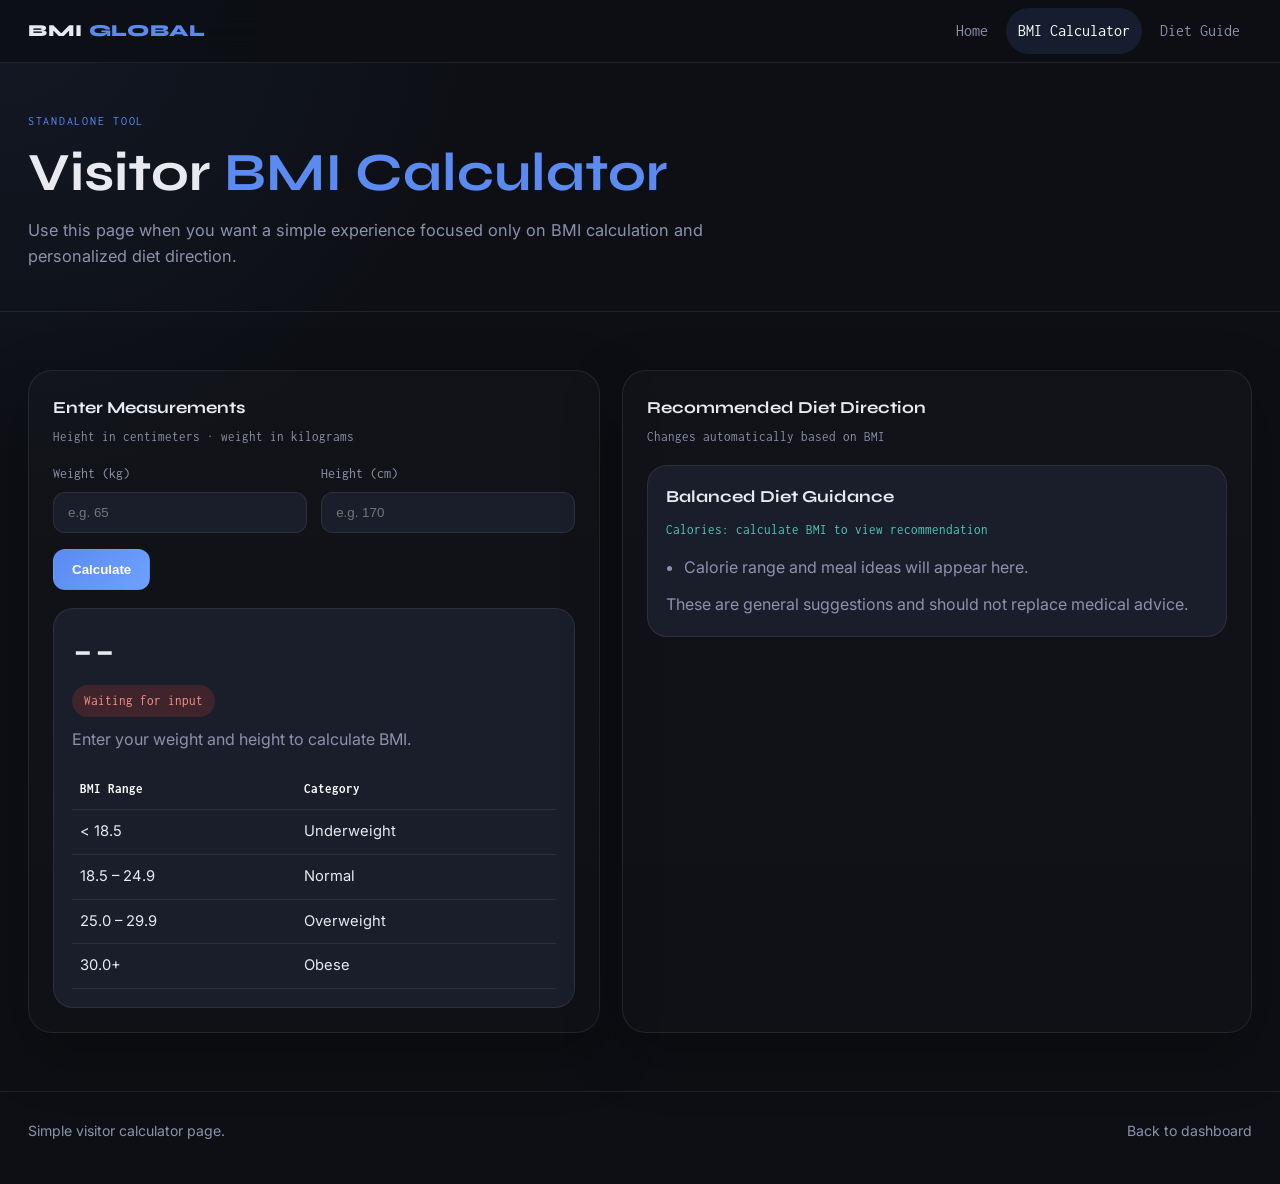
<file: bmi-calculator.html>
<!DOCTYPE html>
<html lang="en">
<head>
  <meta charset="UTF-8" />
  <meta name="viewport" content="width=device-width, initial-scale=1.0" />
  <title>BMI Calculator</title>
  <link rel="stylesheet" href="styles.css" />
</head>
<body>
  <nav>
    <div class="nav-inner">
      <a class="brand" href="index.html">BMI <span>GLOBAL</span></a>
      <div class="nav-links">
        <a href="index.html">Home</a>
        <a class="active" href="bmi-calculator.html">BMI Calculator</a>
        <a href="diet-guide.html">Diet Guide</a>
      </div>
    </div>
  </nav>

  <section class="hero" style="padding-top:48px;">
    <div class="container">
      <div class="eyebrow">Standalone Tool</div>
      <h1 style="font-size:clamp(2.2rem,4.2vw,4rem);">Visitor <span style="color:var(--accent)">BMI Calculator</span></h1>
      <p class="muted" style="max-width:720px; margin-top:14px;">Use this page when you want a simple experience focused only on BMI calculation and personalized diet direction.</p>
    </div>
  </section>

  <section class="section">
    <div class="container bmi-grid">
      <div class="card">
        <h3>Enter Measurements</h3>
        <div class="card-sub">Height in centimeters · weight in kilograms</div>
        <form id="bmiForm">
          <div class="form-grid">
            <div class="form-group">
              <label for="visitorWeight">Weight (kg)</label>
              <input type="number" id="visitorWeight" placeholder="e.g. 65" min="1" step="0.1" />
            </div>
            <div class="form-group">
              <label for="visitorHeight">Height (cm)</label>
              <input type="number" id="visitorHeight" placeholder="e.g. 170" min="1" step="0.1" />
            </div>
          </div>
          <div style="margin-top:16px;"><button class="btn primary" type="submit">Calculate</button></div>
        </form>

        <div class="result-panel">
          <div class="bmi-score" id="bmiScore">--</div>
          <div class="badge obese" id="bmiBadge">Waiting for input</div>
          <p class="note" id="bmiMessage">Enter your weight and height to calculate BMI.</p>
          <table class="table">
            <thead><tr><th>BMI Range</th><th>Category</th></tr></thead>
            <tbody>
              <tr><td>&lt; 18.5</td><td>Underweight</td></tr>
              <tr><td>18.5 – 24.9</td><td>Normal</td></tr>
              <tr><td>25.0 – 29.9</td><td>Overweight</td></tr>
              <tr><td>30.0+</td><td>Obese</td></tr>
            </tbody>
          </table>
        </div>
      </div>

      <div class="card">
        <h3>Recommended Diet Direction</h3>
        <div class="card-sub">Changes automatically based on BMI</div>
        <div class="diet-panel">
          <h3 id="dietTitle">Balanced Diet Guidance</h3>
          <div class="kcal" id="dietCalories">Calories: calculate BMI to view recommendation</div>
          <ul class="diet-list" id="dietList">
            <li>Calorie range and meal ideas will appear here.</li>
          </ul>
          <p class="note" id="dietNote" style="margin-top:12px;">These are general suggestions and should not replace medical advice.</p>
        </div>
      </div>
    </div>
  </section>

  <footer class="footer">
    <div class="container">
      <span>Simple visitor calculator page.</span>
      <span><a href="index.html">Back to dashboard</a></span>
    </div>
  </footer>

  <script src="script.js"></script>
</body>
</html>
</file>
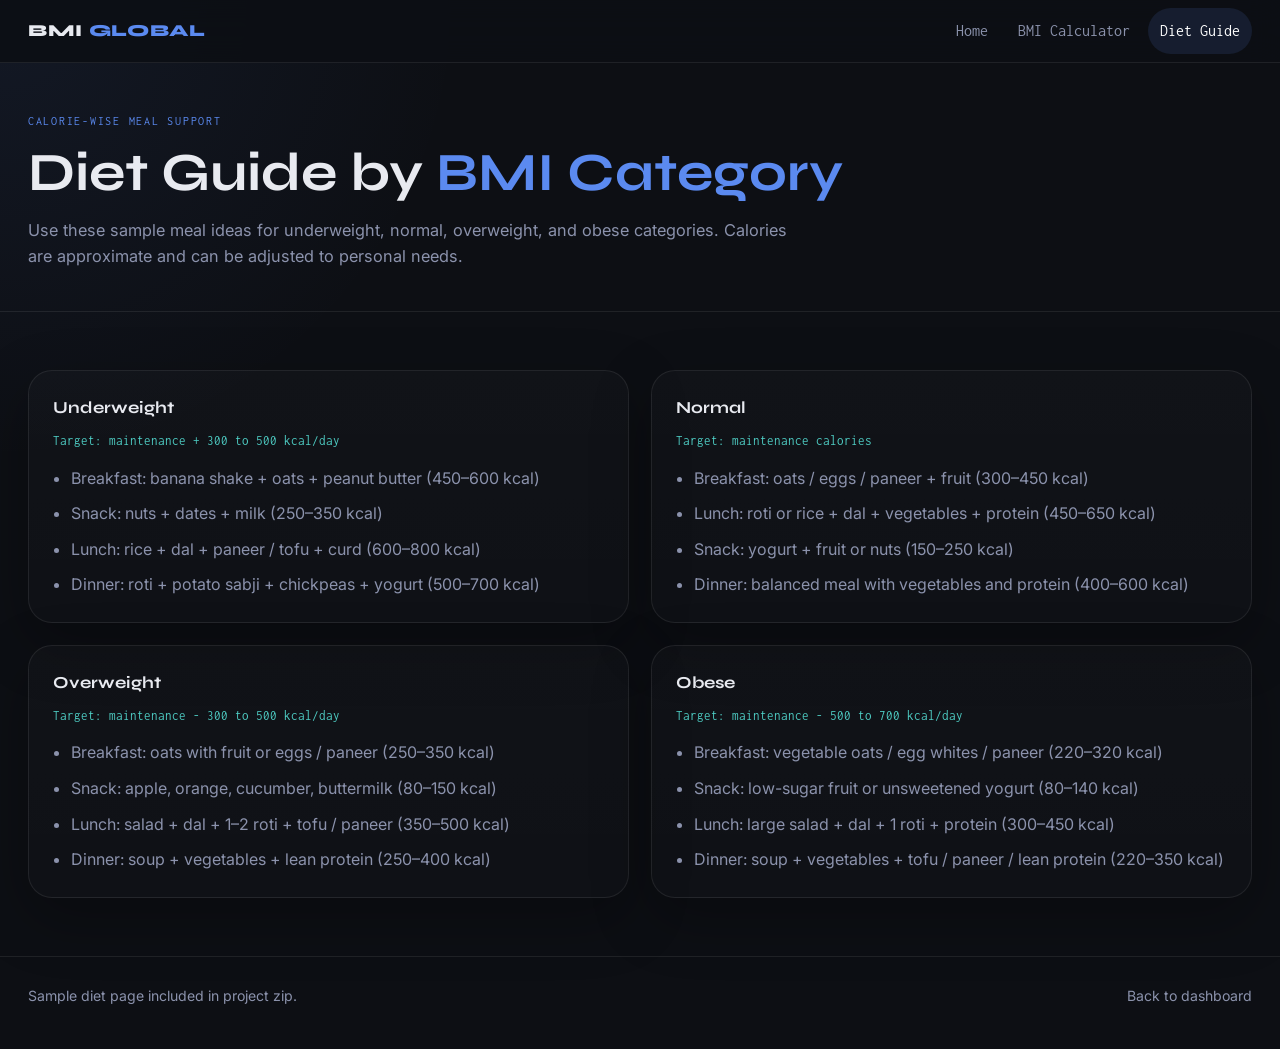
<file: diet-guide.html>
<!DOCTYPE html>
<html lang="en">
<head>
  <meta charset="UTF-8" />
  <meta name="viewport" content="width=device-width, initial-scale=1.0" />
  <title>Diet Guide by BMI Category</title>
  <link rel="stylesheet" href="styles.css" />
</head>
<body>
  <nav>
    <div class="nav-inner">
      <a class="brand" href="index.html">BMI <span>GLOBAL</span></a>
      <div class="nav-links">
        <a href="index.html">Home</a>
        <a href="bmi-calculator.html">BMI Calculator</a>
        <a class="active" href="diet-guide.html">Diet Guide</a>
      </div>
    </div>
  </nav>

  <section class="hero" style="padding-top:48px;">
    <div class="container">
      <div class="eyebrow">Calorie-wise meal support</div>
      <h1 style="font-size:clamp(2.2rem,4.2vw,4rem);">Diet Guide by <span style="color:var(--accent)">BMI Category</span></h1>
      <p class="muted" style="max-width:780px; margin-top:14px;">Use these sample meal ideas for underweight, normal, overweight, and obese categories. Calories are approximate and can be adjusted to personal needs.</p>
    </div>
  </section>

  <section class="section">
    <div class="container grid-2">
      <div class="card">
        <h3>Underweight</h3>
        <div class="kcal">Target: maintenance + 300 to 500 kcal/day</div>
        <ul class="diet-list">
          <li>Breakfast: banana shake + oats + peanut butter (450–600 kcal)</li>
          <li>Snack: nuts + dates + milk (250–350 kcal)</li>
          <li>Lunch: rice + dal + paneer / tofu + curd (600–800 kcal)</li>
          <li>Dinner: roti + potato sabji + chickpeas + yogurt (500–700 kcal)</li>
        </ul>
      </div>
      <div class="card">
        <h3>Normal</h3>
        <div class="kcal">Target: maintenance calories</div>
        <ul class="diet-list">
          <li>Breakfast: oats / eggs / paneer + fruit (300–450 kcal)</li>
          <li>Lunch: roti or rice + dal + vegetables + protein (450–650 kcal)</li>
          <li>Snack: yogurt + fruit or nuts (150–250 kcal)</li>
          <li>Dinner: balanced meal with vegetables and protein (400–600 kcal)</li>
        </ul>
      </div>
      <div class="card">
        <h3>Overweight</h3>
        <div class="kcal">Target: maintenance - 300 to 500 kcal/day</div>
        <ul class="diet-list">
          <li>Breakfast: oats with fruit or eggs / paneer (250–350 kcal)</li>
          <li>Snack: apple, orange, cucumber, buttermilk (80–150 kcal)</li>
          <li>Lunch: salad + dal + 1–2 roti + tofu / paneer (350–500 kcal)</li>
          <li>Dinner: soup + vegetables + lean protein (250–400 kcal)</li>
        </ul>
      </div>
      <div class="card">
        <h3>Obese</h3>
        <div class="kcal">Target: maintenance - 500 to 700 kcal/day</div>
        <ul class="diet-list">
          <li>Breakfast: vegetable oats / egg whites / paneer (220–320 kcal)</li>
          <li>Snack: low-sugar fruit or unsweetened yogurt (80–140 kcal)</li>
          <li>Lunch: large salad + dal + 1 roti + protein (300–450 kcal)</li>
          <li>Dinner: soup + vegetables + tofu / paneer / lean protein (220–350 kcal)</li>
        </ul>
      </div>
    </div>
  </section>

  <footer class="footer">
    <div class="container">
      <span>Sample diet page included in project zip.</span>
      <span><a href="index.html">Back to dashboard</a></span>
    </div>
  </footer>
</body>
</html>
</file>
<file: styles.css>
@import url('https://fonts.googleapis.com/css2?family=Syne:wght@400;600;700;800&family=Inconsolata:wght@400;500&family=Inter:wght@300;400;500;600&display=swap');

:root {
  --bg: #0d0f14;
  --surface: #13161e;
  --surface2: #1a1e2a;
  --surface3: #202536;
  --border: rgba(255,255,255,0.08);
  --text: #e8eaf0;
  --muted: #8b92ac;
  --accent: #5b8af0;
  --accent2: #e05c7a;
  --accent3: #4ecdc4;
  --accent4: #f7b731;
  --accent5: #a29bfe;
  --success: #35c759;
  --warning: #ff9f0a;
  --danger: #ff453a;
  --shadow: 0 20px 60px rgba(0,0,0,0.28);
}

* { box-sizing: border-box; margin: 0; padding: 0; }
html { scroll-behavior: smooth; }
body {
  background: radial-gradient(circle at top left, rgba(91,138,240,0.08), transparent 28%), var(--bg);
  color: var(--text);
  font-family: 'Inter', sans-serif;
  line-height: 1.6;
  min-height: 100vh;
}

a { color: inherit; text-decoration: none; }
img { max-width: 100%; display: block; }

nav {
  position: sticky;
  top: 0;
  z-index: 1000;
  backdrop-filter: blur(16px);
  background: rgba(13,15,20,0.9);
  border-bottom: 1px solid var(--border);
}
.nav-inner {
  max-width: 1280px;
  margin: 0 auto;
  padding: 0 28px;
  min-height: 62px;
  display: flex;
  align-items: center;
  justify-content: space-between;
  gap: 18px;
}
.brand {
  font-family: 'Syne', sans-serif;
  font-size: 1.05rem;
  font-weight: 800;
  letter-spacing: .04em;
}
.brand span { color: var(--accent); }
.nav-links {
  display: flex;
  gap: 6px;
  flex-wrap: wrap;
}
.nav-links a {
  font-family: 'Inconsolata', monospace;
  color: var(--muted);
  padding: 10px 12px;
  border-radius: 999px;
  transition: .25s ease;
}
.nav-links a:hover,
.nav-links a.active {
  color: #fff;
  background: rgba(91,138,240,0.12);
}

.container {
  max-width: 1280px;
  margin: 0 auto;
  padding: 0 28px;
}

.hero {
  padding: 72px 0 42px;
  border-bottom: 1px solid var(--border);
}
.eyebrow {
  color: var(--accent);
  font-family: 'Inconsolata', monospace;
  text-transform: uppercase;
  letter-spacing: .14em;
  font-size: .78rem;
  margin-bottom: 16px;
}
.hero-grid {
  display: grid;
  grid-template-columns: 1.25fr .9fr;
  gap: 32px;
  align-items: center;
}
.hero h1 {
  font-family: 'Syne', sans-serif;
  font-size: clamp(2.5rem, 5vw, 4.8rem);
  line-height: .97;
  margin-bottom: 18px;
}
.hero h1 span { color: var(--accent); }
.hero p {
  color: var(--muted);
  max-width: 720px;
  font-size: 1.02rem;
}
.hero-actions {
  display: flex;
  gap: 12px;
  margin-top: 28px;
  flex-wrap: wrap;
}
.btn {
  border: 1px solid var(--border);
  background: var(--surface);
  color: var(--text);
  padding: 12px 18px;
  border-radius: 12px;
  display: inline-flex;
  align-items: center;
  gap: 10px;
  cursor: pointer;
  transition: .25s ease;
  font-weight: 600;
}
.btn:hover { transform: translateY(-2px); box-shadow: var(--shadow); }
.btn.primary { background: linear-gradient(135deg, var(--accent), #6ea1ff); color: white; border-color: transparent; }
.btn.ghost { background: transparent; }

.hero-card {
  background: linear-gradient(180deg, rgba(91,138,240,0.12), rgba(91,138,240,0.03));
  border: 1px solid rgba(91,138,240,0.16);
  border-radius: 28px;
  padding: 28px;
  box-shadow: var(--shadow);
  animation: floatY 5.6s ease-in-out infinite;
}
.hero-stats {
  display: grid;
  grid-template-columns: repeat(2, 1fr);
  gap: 16px;
}
.metric {
  background: rgba(255,255,255,0.03);
  border: 1px solid var(--border);
  border-radius: 18px;
  padding: 16px;
}
.metric strong {
  display: block;
  font-family: 'Syne', sans-serif;
  font-size: 1.9rem;
  margin-bottom: 6px;
}
.metric span {
  display: block;
  color: var(--muted);
  font-size: .86rem;
  font-family: 'Inconsolata', monospace;
}

.section {
  padding: 58px 0;
  border-bottom: 1px solid var(--border);
}
.section-head {
  display: flex;
  justify-content: space-between;
  align-items: end;
  gap: 18px;
  flex-wrap: wrap;
  margin-bottom: 26px;
}
.section-head h2 {
  font-family: 'Syne', sans-serif;
  font-size: 1.9rem;
}
.section-head p {
  color: var(--muted);
}
.tag {
  color: var(--accent);
  border: 1px solid rgba(91,138,240,0.18);
  background: rgba(91,138,240,0.08);
  padding: 6px 10px;
  border-radius: 999px;
  font-size: .76rem;
  font-family: 'Inconsolata', monospace;
  letter-spacing: .08em;
  text-transform: uppercase;
}

.grid-2 { display: grid; grid-template-columns: repeat(2, minmax(0,1fr)); gap: 22px; }
.grid-3 { display: grid; grid-template-columns: repeat(3, minmax(0,1fr)); gap: 22px; }

.card {
  background: linear-gradient(180deg, rgba(255,255,255,0.02), rgba(255,255,255,0.01));
  border: 1px solid var(--border);
  border-radius: 24px;
  padding: 24px;
  box-shadow: var(--shadow);
}
.card h3 {
  font-family: 'Syne', sans-serif;
  font-size: 1.05rem;
  margin-bottom: 4px;
}
.card-sub {
  color: var(--muted);
  font-family: 'Inconsolata', monospace;
  font-size: .82rem;
  margin-bottom: 16px;
}
.chart-wrap { min-height: 320px; }

.bar-chart { display: grid; gap: 14px; margin-top: 10px; }
.bar-row { display: grid; grid-template-columns: 140px 1fr 54px; gap: 10px; align-items: center; }
.bar-label, .bar-val {
  font-family: 'Inconsolata', monospace;
  font-size: .88rem;
}
.bar-label { color: var(--muted); }
.bar-track {
  height: 12px;
  background: var(--surface2);
  border-radius: 999px;
  overflow: hidden;
}
.bar-fill {
  height: 100%;
  border-radius: inherit;
  animation: growWidth 1.4s ease forwards;
  transform-origin: left;
}

.insight-grid { display: grid; grid-template-columns: repeat(4, minmax(0,1fr)); gap: 18px; }
.insight {
  padding: 20px;
  border-radius: 22px;
  background: var(--surface);
  border: 1px solid var(--border);
  position: relative;
  overflow: hidden;
}
.insight::after {
  content: '';
  position: absolute;
  inset: auto -25% -35% auto;
  width: 160px;
  height: 160px;
  border-radius: 50%;
  background: radial-gradient(circle, rgba(255,255,255,0.08), transparent 70%);
}
.insight strong {
  display: block;
  font-family: 'Syne', sans-serif;
  font-size: 2rem;
  margin-bottom: 8px;
}
.insight h4 { margin-bottom: 8px; }
.insight p { color: var(--muted); font-size: .92rem; }

.bmi-grid { display: grid; grid-template-columns: 1fr 1.1fr; gap: 22px; }
.form-grid { display: grid; grid-template-columns: 1fr 1fr; gap: 14px; }
.form-group { display: grid; gap: 7px; }
.form-group label {
  font-family: 'Inconsolata', monospace;
  color: var(--muted);
  font-size: .85rem;
}
.form-group input, .form-group select {
  width: 100%;
  border: 1px solid var(--border);
  background: var(--surface2);
  color: var(--text);
  border-radius: 12px;
  padding: 12px 14px;
  outline: none;
  transition: .25s ease;
}
.form-group input:focus, .form-group select:focus { border-color: var(--accent); }
.result-panel, .diet-panel {
  margin-top: 18px;
  background: var(--surface2);
  border: 1px solid var(--border);
  border-radius: 20px;
  padding: 18px;
}
.bmi-score {
  font-family: 'Syne', sans-serif;
  font-size: 3rem;
  line-height: 1;
  margin-bottom: 10px;
}
.badge {
  display: inline-flex;
  align-items: center;
  gap: 8px;
  border-radius: 999px;
  padding: 6px 12px;
  font-size: .8rem;
  font-family: 'Inconsolata', monospace;
  margin-bottom: 10px;
}
.badge.underweight { background: rgba(91,138,240,0.18); color: #8db1ff; }
.badge.normal { background: rgba(53,199,89,0.16); color: #79e795; }
.badge.overweight { background: rgba(255,159,10,0.16); color: #ffc66f; }
.badge.obese { background: rgba(255,69,58,0.16); color: #ff928d; }
.note, .muted { color: var(--muted); }
.kcal {
  color: var(--accent3);
  font-family: 'Inconsolata', monospace;
  font-size: .84rem;
  margin: 8px 0 14px;
}
.diet-list { padding-left: 18px; display: grid; gap: 10px; color: var(--muted); }
.table {
  width: 100%;
  border-collapse: collapse;
  margin-top: 16px;
}
.table th, .table td {
  text-align: left;
  padding: 10px 8px;
  border-bottom: 1px solid var(--border);
  font-size: .92rem;
}
.table th {
  font-family: 'Inconsolata', monospace;
  color: #fff;
  font-size: .8rem;
}

.link-cards { display: grid; grid-template-columns: repeat(2, minmax(0,1fr)); gap: 20px; }
.link-card {
  padding: 22px;
  border-radius: 22px;
  border: 1px solid var(--border);
  background: linear-gradient(180deg, rgba(91,138,240,0.06), transparent);
}
.link-card p { color: var(--muted); margin: 10px 0 18px; }

.footer {
  padding: 28px 0 42px;
  color: var(--muted);
  font-size: .88rem;
}
.footer .container {
  display: flex;
  justify-content: space-between;
  gap: 12px;
  flex-wrap: wrap;
}

.fade-in-up { animation: fadeUp .7s ease both; }
.fade-delay-1 { animation-delay: .08s; }
.fade-delay-2 { animation-delay: .16s; }
.fade-delay-3 { animation-delay: .24s; }
.fade-delay-4 { animation-delay: .32s; }

@keyframes fadeUp {
  from { opacity: 0; transform: translateY(18px); }
  to { opacity: 1; transform: translateY(0); }
}
@keyframes floatY {
  0%,100% { transform: translateY(0px); }
  50% { transform: translateY(-8px); }
}
@keyframes growWidth {
  from { transform: scaleX(0); }
  to { transform: scaleX(1); }
}

@media (max-width: 1100px) {
  .hero-grid,
  .bmi-grid,
  .grid-2,
  .link-cards,
  .insight-grid { grid-template-columns: 1fr; }
  .grid-3 { grid-template-columns: 1fr 1fr; }
}

@media (max-width: 760px) {
  .container, .nav-inner { padding-left: 18px; padding-right: 18px; }
  .hero { padding-top: 42px; }
  .form-grid, .grid-3, .hero-stats { grid-template-columns: 1fr; }
  .bar-row { grid-template-columns: 110px 1fr 45px; }
  .nav-inner { align-items: start; padding-top: 10px; padding-bottom: 10px; }
}
</file>
